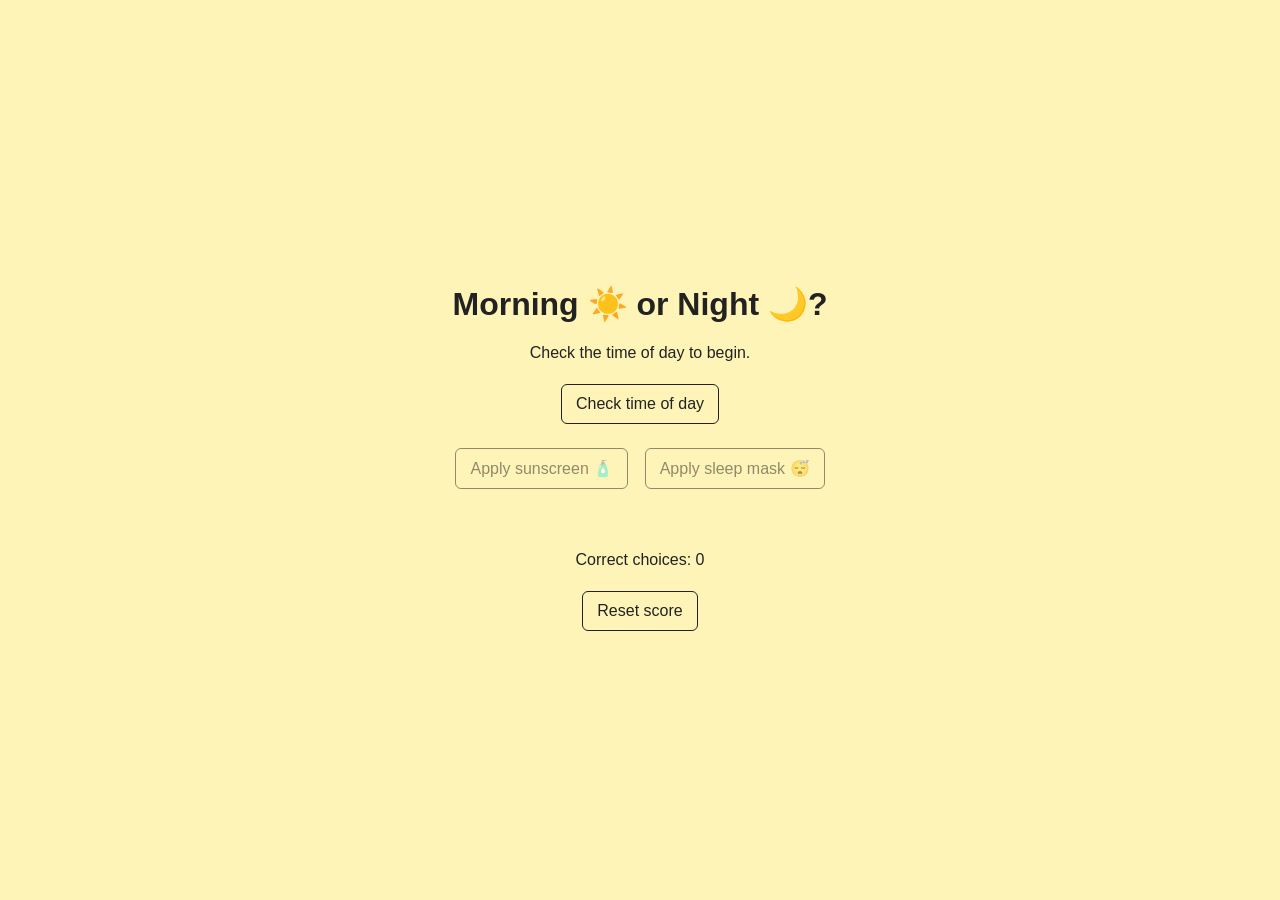
<file: Activity 2/index.html>
<!doctype html>
<html lang="en">
<head>
  <meta charset="utf-8">
  <meta name="viewport" content="width=device-width, initial-scale=1">
  <title>Morning or Night?</title>
  <link rel="stylesheet" href="style.css">
  <script src="script.js" defer></script>
</head>
<body>
  <main class="game">
    <h1><span>Morning ☀️</span> or <span>Night 🌙</span>?</h1>
    <p id="time-message">Check the time of day to begin.</p>

    <button id="check-button">Check time of day</button>

    <div class="choices">
      <button id="sunscreen-button" disabled>Apply sunscreen 🧴</button>
      <button id="sleep-mask-button" disabled>Apply sleep mask 😴</button>
    </div>

    <p id="feedback" aria-live="polite"></p>
    <p>Correct choices: <span id="score">0</span></p>
    <button id="reset-button">Reset score</button>
  </main>
</body>
</html>
</file>
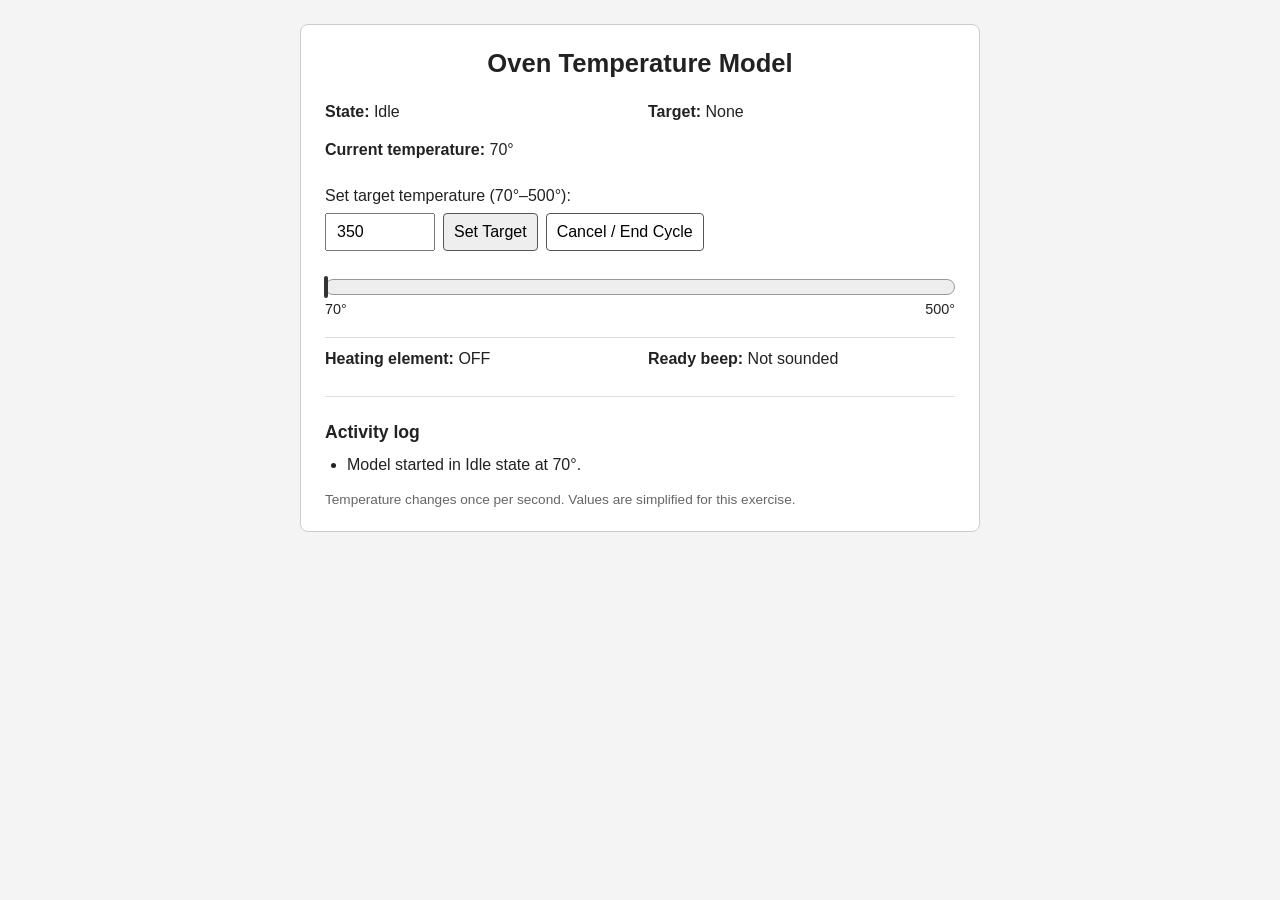
<file: Appliance Activity/index.html>
<!doctype html>
<html lang="en">
  <head>
    <meta charset="utf-8">
    <meta name="viewport" content="width=device-width, initial-scale=1">
    <title>Oven Temperature Model</title>
    <link rel="stylesheet" href="styles.css">
  </head>
  <body>
    <main class="oven-model">
      <h1>Oven Temperature Model</h1>

      <section class="readings" aria-live="polite">
        <p><strong>State:</strong> <span id="state">Idle</span></p>
        <p><strong>Target:</strong> <span id="target-display">None</span></p>
        <p>
          <strong>Current temperature:</strong>
          <span id="temperature">70</span>°
        </p>
      </section>

      <form id="target-form">
        <label for="target-input">
          Set target temperature (70°–500°):
        </label>
        <div class="controls">
          <input
            id="target-input"
            type="number"
            min="70"
            max="500"
            value="350"
            required
          >
          <button type="submit">Set Target</button>
          <button id="cancel-button" type="button" class="secondary">
            Cancel / End Cycle
          </button>
        </div>
      </form>

      <section class="thermometer" aria-label="Temperature level">
        <div class="track">
          <div id="temperature-fill"></div>
          <span id="temperature-marker"></span>
        </div>
        <div class="scale">
          <span>70°</span>
          <span>500°</span>
        </div>
      </section>

      <section class="readings status">
        <p><strong>Heating element:</strong> <span id="heater">OFF</span></p>
        <p><strong>Ready beep:</strong> <span id="beep-status">Not sounded</span></p>
      </section>

      <section class="activity">
        <h2>Activity log</h2>
        <ul id="activity-log" aria-live="polite">
          <li>Model started in Idle state at 70°.</li>
        </ul>
      </section>

      <p class="note">
        Temperature changes once per second. Values are simplified for this
        exercise.
      </p>
    </main>
    <script src="script.js"></script>
  </body>
</html>
</file>
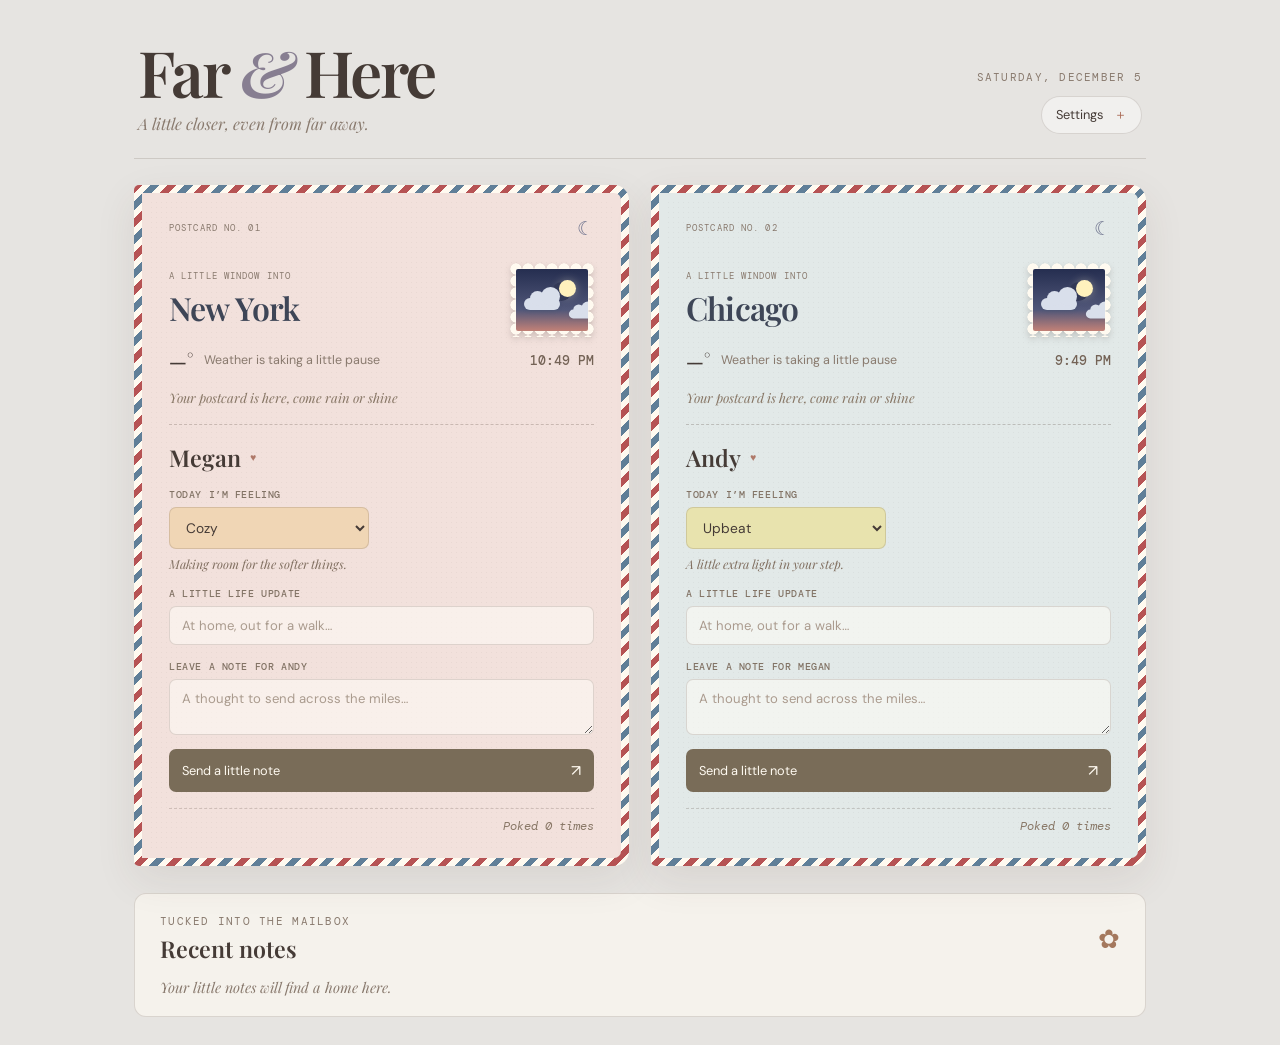
<file: Week 11: Feeling Through Function/index.html>
<!doctype html>
<html lang="en">
<head>
  <meta charset="utf-8">
  <meta name="viewport" content="width=device-width, initial-scale=1">
  <meta name="theme-color" content="#f3ead9">
  <title>Far &amp; Here — a little closer</title>
  <link rel="stylesheet" href="style.css">
</head>
<body>
  <main class="page-shell">
    <header class="masthead">
      <div>
          <h1>Far <span>&amp;</span> Here</h1>
        <p class="tagline">A little closer, even from far away.</p>
      </div>
      <div class="header-tools">
        <p id="today" class="date-stamp"></p>
        <button id="settings-toggle" class="settings-toggle" type="button" aria-expanded="false" aria-controls="settings-panel">Settings <span aria-hidden="true">＋</span></button>
      </div>
    </header>

    <section id="settings-panel" class="settings-panel" hidden aria-label="Settings">
      <div class="settings-heading"><div><p class="eyebrow">Make it yours</p><h2>A few little details</h2></div><button id="settings-close" class="icon-button" type="button" aria-label="Close settings">×</button></div>
      <div class="settings-grid">
        <label>Megan’s city<select id="city-0"></select></label>
        <label>Andy’s city<select id="city-1"></select></label>
        <label>Megan’s name<input id="name-0" maxlength="24"></label>
        <label>Andy’s name<input id="name-1" maxlength="24"></label>
        <label>Megan’s paper color<select id="color-0"><option value="rose">Blush</option><option value="sage">Sage</option><option value="blue">Faded blue</option><option value="cream">Warm cream</option></select></label>
        <label>Andy’s paper color<select id="color-1"><option value="blue">Faded blue</option><option value="rose">Blush</option><option value="sage">Sage</option><option value="cream">Warm cream</option></select></label>
      </div>
      <button id="clear-data" class="text-button" type="button">Clear saved notes and updates</button>
    </section>

    <div id="sync-banner" class="sync-banner" hidden aria-live="polite"><span aria-hidden="true">✦</span> Same wavelength — you’re feeling the same way <span aria-hidden="true">✦</span></div>
    <section class="friends" aria-label="Megan and Andy’s city postcards">
      <article class="postcard paper-rose" id="card-0">
        <div class="postcard-top"><span class="postmark">POSTCARD No. 01</span><span class="sun-mark" id="sun-0" aria-hidden="true">☼</span></div>
        <div class="city-heading"><div><p class="eyebrow">A little window into</p><h2 id="city-name-0">New York</h2></div><div class="weather-window day weather-partly" id="weather-window-0" role="img" aria-label="Weather window is loading">
          <span class="window-sky" aria-hidden="true"><span class="celestial"></span><span class="sky-cloud cloud-one"></span><span class="sky-cloud cloud-two"></span><span class="rain-drops"><i></i><i></i><i></i></span><span class="snow-drops"><i></i><i></i><i></i><i></i></span><span class="fog-bands"></span><span class="lightning"></span></span>
        </div></div>
        <div class="weather-line"><span id="weather-temp-0">—°</span><span id="weather-desc-0">Checking the sky…</span><span class="local-time" id="local-time-0">--:--</span></div>
        <div class="sky-note" id="sky-note-0">A note from the city</div>
        <div class="postcard-rule"></div>
        <div class="friend-heading"><h3><button class="friend-name" id="friend-name-0" type="button" data-tooltip="Say hi! &lt;3">Megan</button></h3><span class="little-heart" aria-hidden="true">♥</span></div>
        <label class="field-label" for="mood-0">Today I’m feeling</label>
        <select class="mood-select" id="mood-0"><option>Happy</option><option>Calm</option><option>Cozy</option><option>Upbeat</option><option>Okay</option><option>Tired</option><option>A little down</option></select>
        <p class="mood-whisper" id="mood-whisper-0"></p>
        <label class="field-label" for="status-0">A little life update</label>
        <input class="status-input" id="status-0" maxlength="90" placeholder="At home, out for a walk…">
        <label class="field-label note-label" for="note-0">Leave a note for Andy</label>
        <textarea id="note-0" rows="2" maxlength="240" placeholder="A thought to send across the miles…"></textarea>
        <button class="send-button" id="send-0" type="button">Send a little note <span aria-hidden="true">↗</span></button>
        <div class="saved-note" id="last-note-0" hidden></div>
        <p class="poke-count" id="poke-count-0" aria-live="polite">Poked 0 times</p>
      </article>

      <article class="postcard paper-blue" id="card-1">
        <div class="postcard-top"><span class="postmark">POSTCARD No. 02</span><span class="sun-mark" id="sun-1" aria-hidden="true">☼</span></div>
        <div class="city-heading"><div><p class="eyebrow">A little window into</p><h2 id="city-name-1">Chicago</h2></div><div class="weather-window day weather-partly" id="weather-window-1" role="img" aria-label="Weather window is loading">
          <span class="window-sky" aria-hidden="true"><span class="celestial"></span><span class="sky-cloud cloud-one"></span><span class="sky-cloud cloud-two"></span><span class="rain-drops"><i></i><i></i><i></i></span><span class="snow-drops"><i></i><i></i><i></i><i></i></span><span class="fog-bands"></span><span class="lightning"></span></span>
        </div></div>
        <div class="weather-line"><span id="weather-temp-1">—°</span><span id="weather-desc-1">Checking the sky…</span><span class="local-time" id="local-time-1">--:--</span></div>
        <div class="sky-note" id="sky-note-1">A note from the city</div>
        <div class="postcard-rule"></div>
        <div class="friend-heading"><h3><button class="friend-name" id="friend-name-1" type="button" data-tooltip="Say hi! &lt;3">Andy</button></h3><span class="little-heart" aria-hidden="true">♥</span></div>
        <label class="field-label" for="mood-1">Today I’m feeling</label>
        <select class="mood-select" id="mood-1"><option>Happy</option><option>Calm</option><option>Cozy</option><option>Upbeat</option><option>Okay</option><option>Tired</option><option>A little down</option></select>
        <p class="mood-whisper" id="mood-whisper-1"></p>
        <label class="field-label" for="status-1">A little life update</label>
        <input class="status-input" id="status-1" maxlength="90" placeholder="At home, out for a walk…">
        <label class="field-label note-label" for="note-1">Leave a note for Megan</label>
        <textarea id="note-1" rows="2" maxlength="240" placeholder="A thought to send across the miles…"></textarea>
        <button class="send-button" id="send-1" type="button">Send a little note <span aria-hidden="true">↗</span></button>
        <div class="saved-note" id="last-note-1" hidden></div>
        <p class="poke-count" id="poke-count-1" aria-live="polite">Poked 0 times</p>
      </article>
    </section>

    <section class="mailbox" aria-labelledby="mailbox-title"><div class="mailbox-heading"><div><p class="eyebrow">Tucked into the mailbox</p><h2 id="mailbox-title">Recent notes</h2></div><span aria-hidden="true" class="mailbox-flower">✿</span></div><div id="notes-list" class="notes-list"><p class="empty-note">Your little notes will find a home here.</p></div></section>
    <div id="toast" class="toast" role="status" aria-live="polite"></div>
  </main>
  <script src="script.js"></script>
</body>
</html>
</file>
<file: Activity 2/style.css>
body {
  min-height: 100vh;
  margin: 0;
  display: grid;
  place-items: center;
  background: #fff4b8;
  color: #222;
  font-family: Arial, sans-serif;
  text-align: center;
  transition: background-color 0.3s, color 0.3s;
}

body.night {
  background: #17233f;
  color: #fff;
}

.game {
  width: min(90%, 420px);
  padding: 24px;
}

button {
  margin: 6px;
  padding: 10px 14px;
  border: 1px solid currentColor;
  border-radius: 6px;
  background: transparent;
  color: inherit;
  font-size: 1rem;
  cursor: pointer;
}

button:disabled {
  cursor: not-allowed;
  opacity: 0.5;
}

.choices {
  margin-top: 12px;
}

#feedback {
  min-height: 1.5em;
}
</file>
<file: Appliance Activity/styles.css>
* {
  box-sizing: border-box;
}

body {
  margin: 0;
  padding: 24px;
  color: #222;
  background: #f4f4f4;
  font-family: Arial, Helvetica, sans-serif;
}

.oven-model {
  width: min(100%, 680px);
  margin: 0 auto;
  padding: 24px;
  border: 1px solid #ccc;
  border-radius: 8px;
  background: white;
}

h1 {
  margin-top: 0;
  text-align: center;
  font-size: 1.6rem;
}

h2 {
  margin-bottom: 8px;
  font-size: 1.1rem;
}

.readings {
  display: grid;
  grid-template-columns: 1fr 1fr;
  gap: 4px 16px;
}

.readings p {
  margin: 8px 0;
}

form {
  margin-top: 20px;
}

label {
  display: block;
  margin-bottom: 8px;
}

.controls {
  display: flex;
  flex-wrap: wrap;
  gap: 8px;
}

input,
button {
  min-height: 38px;
  padding: 8px 10px;
  font: inherit;
}

input {
  width: 110px;
}

button {
  border: 1px solid #555;
  border-radius: 4px;
  background: #eee;
  cursor: pointer;
}

button:hover {
  background: #e0e0e0;
}

button.secondary {
  background: white;
}

.thermometer {
  margin: 28px 0 20px;
}

.track {
  position: relative;
  height: 16px;
  border: 1px solid #999;
  border-radius: 8px;
  background: #eee;
}

#temperature-fill {
  width: 0;
  height: 100%;
  border-radius: 8px;
  background: #d98245;
}

#temperature-marker {
  position: absolute;
  top: -4px;
  left: 0;
  width: 4px;
  height: 22px;
  border-radius: 2px;
  background: #333;
}

.scale {
  display: flex;
  justify-content: space-between;
  margin-top: 6px;
  font-size: 0.9rem;
}

.status {
  padding-top: 4px;
  border-top: 1px solid #ddd;
}

.activity {
  margin-top: 20px;
  padding-top: 10px;
  border-top: 1px solid #ddd;
}

#activity-log {
  max-height: 150px;
  margin: 0;
  padding-left: 22px;
  overflow-y: auto;
}

#activity-log li {
  margin: 5px 0;
}

.note {
  margin-bottom: 0;
  color: #666;
  font-size: 0.85rem;
}

@media (max-width: 520px) {
  body {
    padding: 12px;
  }

  .oven-model {
    padding: 18px;
  }

  .readings {
    grid-template-columns: 1fr;
  }
}
</file>
<file: Week 11: Feeling Through Function/style.css>
@import url('https://fonts.googleapis.com/css2?family=DM+Mono:wght@400;500&family=DM+Sans:wght@400;500;600;700&family=Playfair+Display:wght@500;600;700&display=swap');
:root{--ink:#453b36;--muted:#897a6e;--paper:#fbf7ee;--line:rgba(84,67,54,.17);--accent:#a86751;--shadow:0 14px 42px rgba(74,55,39,.09)}
*{box-sizing:border-box}body{margin:0;min-height:100vh;color:var(--ink);background:#f3ead9;font-family:'DM Sans',sans-serif;background-image:radial-gradient(ellipse at 12% 8%,rgba(255,255,255,.68),transparent 34%),radial-gradient(ellipse at 90% 84%,rgba(217,188,155,.24),transparent 32%)}button,input,select,textarea{font:inherit}button{cursor:pointer}.page-shell{max-width:1080px;margin:0 auto;padding:42px 34px 28px}.masthead{display:flex;justify-content:space-between;align-items:flex-end;padding:0 4px 24px;border-bottom:1px solid var(--line)}.eyebrow,.postmark,.date-stamp{font-family:'DM Mono',monospace;text-transform:uppercase;letter-spacing:.12em;font-size:.66rem;color:var(--muted);margin:0 0 8px}.masthead h1{font:600 clamp(2.5rem,6vw,4rem)/.95 'Playfair Display',serif;letter-spacing:-.04em;margin:0}.masthead h1 span{color:var(--accent);font-style:italic}.tagline{color:var(--muted);margin:10px 0 0;font:italic 1rem 'Playfair Display',serif}.header-tools{display:flex;flex-direction:column;align-items:flex-end;gap:12px}.date-stamp{margin:0}.settings-toggle,.icon-button{border:1px solid var(--line);background:rgba(255,255,255,.45);color:var(--ink);border-radius:99px;padding:9px 14px;font-size:.8rem}.settings-toggle span{margin-left:8px;color:var(--accent)}.settings-panel{margin:18px 0 0;padding:22px 24px 18px;border:1px solid var(--line);border-radius:14px;background:rgba(255,252,246,.82);box-shadow:var(--shadow)}.settings-heading,.mailbox-heading{display:flex;align-items:center;justify-content:space-between}.settings-heading h2,.mailbox-heading h2{font:600 1.45rem 'Playfair Display',serif;margin:0 0 14px}.settings-heading .eyebrow,.mailbox-heading .eyebrow{margin-bottom:5px}.icon-button{font-size:1.25rem;line-height:1;padding:5px 10px}.settings-grid{display:grid;grid-template-columns:repeat(3,1fr);gap:12px 18px}.settings-grid label{display:grid;gap:6px;font-size:.72rem;color:var(--muted)}.settings-grid input,.settings-grid select{width:100%;border:1px solid var(--line);border-radius:7px;background:#fffdf8;padding:9px;color:var(--ink);font-size:.84rem}.text-button{margin-top:16px;border:0;background:none;padding:0;color:#98644e;text-decoration:underline;text-underline-offset:3px;font-size:.75rem}.sync-banner{margin:18px auto 0;width:max-content;max-width:100%;padding:8px 16px;border-radius:99px;background:#f0dba2;color:#70512f;text-align:center;font:italic .9rem 'Playfair Display',serif;animation:appear .35s ease-out}.sync-banner span{padding:0 6px}.friends{display:grid;grid-template-columns:1fr 1fr;gap:22px;margin-top:26px}.postcard{--tint:#f3e0dd;position:relative;overflow:hidden;border:8px solid transparent;border-radius:5px 15px 15px 5px;padding:23px 27px 24px;background:linear-gradient(var(--tint),var(--tint)) padding-box,repeating-linear-gradient(135deg,#b65354 0 6px,#fffaf0 6px 12px,#607f98 12px 18px,#fffaf0 18px 24px) border-box;box-shadow:var(--shadow);transition:background .4s,transform .25s,box-shadow .3s}.postcard:before{content:"";position:absolute;inset:7px;border-radius:inherit;pointer-events:none;opacity:.35;background-image:radial-gradient(rgba(83,67,50,.14) .55px,transparent .55px);background-size:5px 5px;mix-blend-mode:multiply}.postcard>*{position:relative}.paper-rose{--tint:#f2e1dc}.paper-blue{--tint:#e2e9e8}.paper-sage{--tint:#e6e9d9}.paper-cream{--tint:#f1e9d5}.postcard-top{display:flex;justify-content:space-between;align-items:center;padding-bottom:22px}.postmark{font-size:.58rem;margin:0}.sun-mark{font-size:1.2rem;color:#a88555}.city-heading{display:flex;justify-content:space-between;align-items:center}.city-heading .eyebrow{font-size:.57rem;margin:0 0 4px}.city-heading h2{font:600 2rem 'Playfair Display',serif;margin:0;letter-spacing:-.025em}.weather-icon{font-size:2.4rem;color:#877d6d}.weather-line{display:flex;align-items:center;gap:11px;margin-top:10px}.weather-line>span:first-child{font:600 1.25rem 'Playfair Display',serif}.weather-line>span:nth-child(2){color:var(--muted);font-size:.78rem}.local-time{margin-left:auto;font:500 .82rem 'DM Mono',monospace;color:#746356}.sky-note{font:italic .82rem 'Playfair Display',serif;color:#877665;margin-top:15px}.postcard-rule{border-top:1px dashed rgba(84,67,54,.26);margin:18px 0 17px}.friend-heading{display:flex;align-items:center;gap:9px;margin-bottom:15px}.friend-heading h3{font:600 1.45rem 'Playfair Display',serif;margin:0}.little-heart{font-size:.65rem;color:#af7969}.field-label{display:block;margin:13px 0 6px;font:500 .61rem 'DM Mono',monospace;letter-spacing:.06em;text-transform:uppercase;color:#827365}.mood-select,.status-input,textarea{width:100%;border:1px solid rgba(84,67,54,.17);border-radius:7px;background:rgba(255,252,246,.57);padding:10px 12px;color:var(--ink);outline:none}.mood-select{max-width:200px;font-size:.86rem;transition:background .25s,box-shadow .25s}.mood-select:focus,.status-input:focus,textarea:focus,.settings-grid input:focus,.settings-grid select:focus{border-color:#aa8063;box-shadow:0 0 0 3px rgba(168,103,81,.12)}.mood-whisper{min-height:18px;margin:7px 0 0;font:italic .77rem 'Playfair Display',serif;color:#806f60}.mood-happy .mood-select{background:#f7e7ae}.mood-calm .mood-select{background:#dce9e9}.mood-cozy .mood-select{background:#f0d6b5}.mood-upbeat .mood-select{background:#e8e3ae}.mood-okay .mood-select{background:#e8e2d6}.mood-tired .mood-select{background:#dedce8}.mood-down .mood-select{background:#dce1e7}.mood-select.in-sync{box-shadow:0 0 0 3px rgba(207,163,71,.35);border-color:#bd9948}.status-input,textarea{font-size:.82rem}.status-input::placeholder,textarea::placeholder{color:#aa9b8e}.note-label{margin-top:15px}.send-button{display:flex;justify-content:space-between;align-items:center;width:100%;margin-top:9px;border:0;border-radius:7px;padding:11px 13px;background:#796c58;color:#fffaf1;font-size:.8rem;transition:background .2s,transform .2s}.send-button:hover{background:#655844;transform:translateY(-1px)}.send-button span{font-size:1rem}.saved-note{margin-top:11px;padding:10px 12px;border-left:2px solid #ad8065;background:rgba(255,250,236,.5);font:italic .82rem 'Playfair Display',serif}.saved-note small{display:block;margin-top:5px;font: .62rem 'DM Mono',monospace;color:var(--muted)}.night .sun-mark{color:#6d728d}.night .city-heading h2{color:#3e4657}.mailbox{margin-top:27px;padding:21px 25px 19px;border:1px solid var(--line);border-radius:12px;background:rgba(255,252,245,.58)}.mailbox-heading h2{margin-bottom:0}.mailbox-flower{font-size:1.6rem;color:#a4785d}.notes-list{margin-top:13px}.empty-note{margin:0;color:var(--muted);font:italic .9rem 'Playfair Display',serif}.note-entry{display:grid;grid-template-columns:24px 1fr auto;align-items:start;gap:9px;padding:11px 0;border-top:1px dashed var(--line)}.note-entry:first-child{border-top:0}.envelope{color:#a7785e}.note-copy{font:italic .9rem 'Playfair Display',serif}.note-meta{font:.6rem 'DM Mono',monospace;color:var(--muted);white-space:nowrap;padding-top:3px}footer{text-align:center;color:#948577;font:italic .78rem 'Playfair Display',serif;padding:22px 0 0}footer span{color:#ab7766}.toast{position:fixed;bottom:22px;left:50%;z-index:5;transform:translate(-50%,12px);opacity:0;pointer-events:none;border-radius:99px;padding:11px 18px;background:#51483f;color:#fff9ef;font-size:.8rem;box-shadow:var(--shadow);transition:opacity .25s,transform .25s}.toast.show{opacity:1;transform:translate(-50%,0)}@keyframes appear{from{opacity:0;transform:translateY(-4px)}to{opacity:1;transform:translateY(0)}}
body.is-night{background:#e6e4e1}body.is-night .masthead h1 span{color:#877e91}
@media(max-width:720px){.page-shell{padding:27px 17px 22px}.masthead{align-items:flex-start}.header-tools{padding-top:4px}.date-stamp{max-width:120px;text-align:right;line-height:1.5}.friends{grid-template-columns:1fr;gap:16px}.postcard{padding:21px 22px}.settings-grid{grid-template-columns:1fr 1fr}.sync-banner{font-size:.79rem}}
@media(max-width:420px){.masthead{display:block}.header-tools{flex-direction:row;justify-content:space-between;align-items:center;margin-top:17px}.settings-grid{grid-template-columns:1fr}.city-heading h2{font-size:1.8rem}.note-entry{grid-template-columns:20px 1fr}.note-meta{grid-column:2}.mailbox{padding:18px}}

/* Animated postcard window: weather classes are set from the live city forecast. */
.weather-window{position:relative;flex:0 0 auto;width:84px;height:74px;overflow:hidden;border-radius:4px;background:radial-gradient(circle at 6px 6px,#fffaf0 5.4px,transparent 5.8px) 0 0/12px 12px;filter:drop-shadow(0 3px 3px rgba(69,59,54,.2))}
.window-sky{position:absolute;inset:6px;overflow:hidden;border-radius:2px;background:linear-gradient(#84bdd5 0%,#cbe2dc 72%,#efddae 100%);transition:background .6s}
.weather-window.night .window-sky{background:linear-gradient(#252e50 0%,#515779 66%,#c28177 100%)}
.celestial{position:absolute;z-index:1;width:17px;height:17px;top:10px;right:10px;border-radius:50%;background:#ffe596;box-shadow:0 0 12px 4px rgba(255,231,159,.4);transition:all .5s}
.weather-window.night .celestial{background:#fff1bd;box-shadow:-6px 3px 0 1px #333957,0 0 10px rgba(255,244,206,.35);transform:translate(-2px,1px)}
.sky-cloud{position:absolute;z-index:2;left:8px;top:29px;width:36px;height:12px;border-radius:12px;background:#fffaf0;box-shadow:0 2px 3px rgba(54,76,90,.13);animation:cloud-drift 7s ease-in-out infinite alternate}
.sky-cloud:before,.sky-cloud:after{position:absolute;content:"";bottom:4px;border-radius:50%;background:inherit}
.sky-cloud:before{left:6px;width:15px;height:15px}.sky-cloud:after{left:17px;width:19px;height:19px}
.cloud-two{left:48px;top:39px;transform:scale(.73);animation-delay:-3s;opacity:.9}
.weather-window.night .sky-cloud{background:#d9dfeb}
.weather-clear .sky-cloud{opacity:0}.weather-partly .cloud-two{opacity:0}.weather-cloudy .sky-cloud,.weather-rain .sky-cloud,.weather-snow .sky-cloud,.weather-fog .sky-cloud,.weather-storm .sky-cloud{opacity:1}
.weather-rain .sky-cloud,.weather-storm .sky-cloud{background:#b9c8d0}.weather-night.weather-rain .sky-cloud,.night.weather-rain .sky-cloud,.night.weather-storm .sky-cloud{background:#9da8bc}
.rain-drops,.snow-drops{position:absolute;z-index:3;inset:42px 0 0;display:none}
.rain-drops i{position:absolute;top:0;left:18px;width:2px;height:7px;border-radius:2px;background:#94c9df;transform:rotate(18deg);animation:rain-fall .65s linear infinite}
.rain-drops i:nth-child(2){left:35px;animation-delay:-.32s}.rain-drops i:nth-child(3){left:54px;animation-delay:-.48s}
.weather-rain .rain-drops,.weather-storm .rain-drops{display:block}
.snow-drops{inset:37px 0 0}.snow-drops i{position:absolute;top:0;left:12px;width:4px;height:4px;border-radius:50%;background:#fff;animation:snow-fall 2s ease-in infinite}
.snow-drops i:nth-child(2){left:29px;animation-delay:-.6s}.snow-drops i:nth-child(3){left:48px;animation-delay:-1.1s}.snow-drops i:nth-child(4){left:61px;animation-delay:-1.5s}.weather-snow .snow-drops{display:block}
.fog-bands{position:absolute;z-index:3;left:-8px;right:-8px;top:42px;height:4px;display:none;border-radius:5px;background:rgba(248,247,233,.83);box-shadow:0 7px rgba(248,247,233,.7);animation:fog-drift 3s ease-in-out infinite alternate}
.weather-fog .fog-bands{display:block}.lightning{display:none;position:absolute;z-index:3;left:44px;top:38px;width:9px;height:18px;background:#ffe791;clip-path:polygon(55% 0,100% 0,66% 42%,100% 42%,20% 100%,40% 54%,0 54%);animation:lightning-flash 2.5s infinite}
.weather-storm .lightning{display:block}
@keyframes cloud-drift{from{margin-left:-2px}to{margin-left:7px}}@keyframes rain-fall{from{transform:translateY(-4px) rotate(18deg);opacity:0}20%{opacity:1}to{transform:translateY(19px) rotate(18deg);opacity:.2}}@keyframes snow-fall{from{transform:translateY(-5px);opacity:0}20%{opacity:1}to{transform:translateY(21px) translateX(5px);opacity:.1}}@keyframes fog-drift{from{transform:translateX(-5px);opacity:.55}to{transform:translateX(5px);opacity:.95}}@keyframes lightning-flash{0%,84%,88%,93%,100%{opacity:0}85%,90%{opacity:1}}
@media(prefers-reduced-motion:reduce){.sky-cloud,.rain-drops i,.snow-drops i,.fog-bands,.lightning{animation:none!important}}

.friend-heading h3{position:relative;margin:0;font:600 1.45rem 'Playfair Display',serif}
.friend-name{position:relative;display:inline-block;border:0;padding:0;background:transparent;color:inherit;font:inherit;cursor:pointer;transform-origin:center;}
.friend-name:focus-visible{outline:2px solid #a86751;outline-offset:4px;border-radius:2px}
.friend-name:hover{color:inherit;text-decoration:none;filter:none}
.friend-name.poked{animation:name-squish .34s ease-out}
.poke-count{margin:16px 0 0;padding-top:10px;border-top:1px dashed rgba(84,67,54,.22);text-align:right;color:#887766;font:italic .72rem 'DM Mono',monospace}
@keyframes name-squish{0%{transform:scale(1,1)}25%{transform:scale(1.12,.72)}55%{transform:scale(.96,1.08)}78%{transform:scale(1.03,.96)}100%{transform:scale(1,1)}}
@media(prefers-reduced-motion:reduce){.friend-name.poked{animation:none}}

.friend-name::after{content:attr(data-tooltip);position:absolute;z-index:10;left:0;bottom:calc(100% + 5px);padding:4px 7px;border:1px solid #d8c36c;border-radius:2px;background:#fff5b8;color:#3f392f;font:12px Arial,sans-serif;white-space:nowrap;opacity:0;visibility:hidden;pointer-events:none}
.friend-name:hover::after,.friend-name:focus-visible::after{opacity:1;visibility:visible}
</file>
